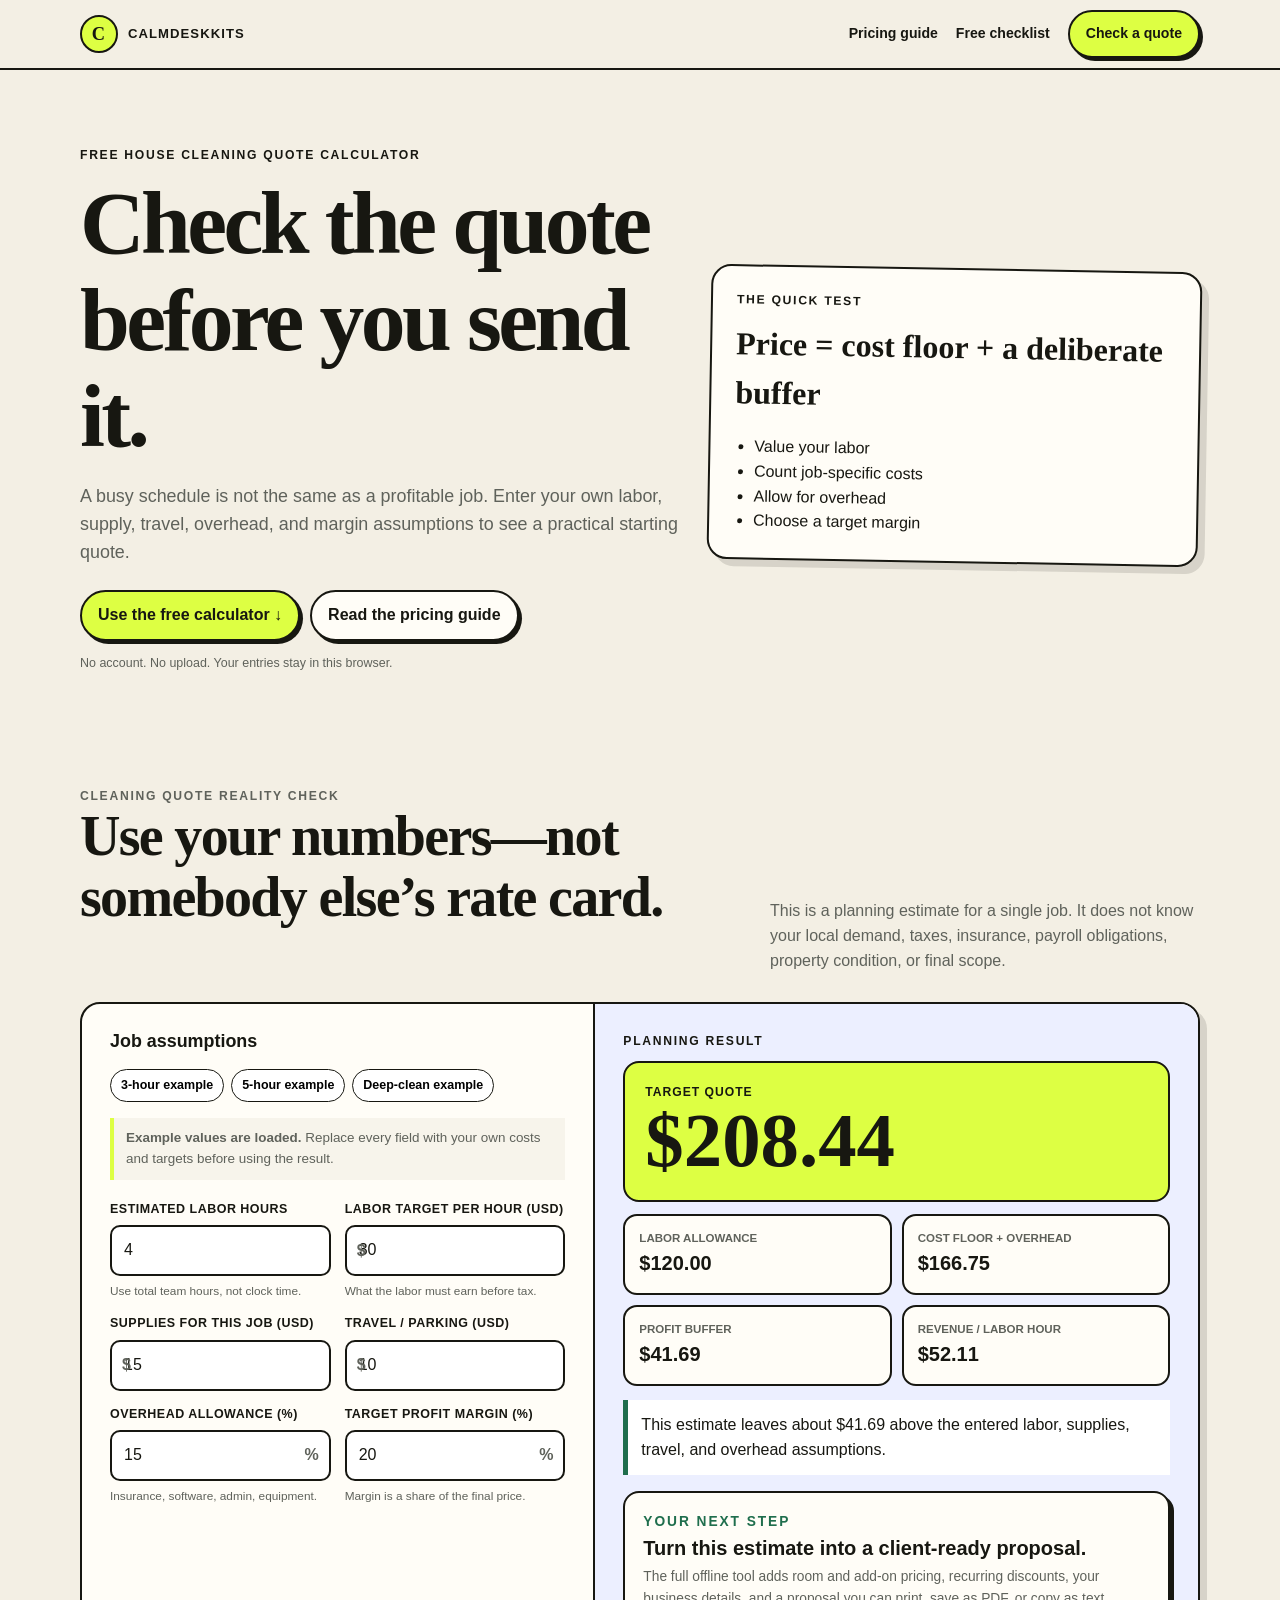
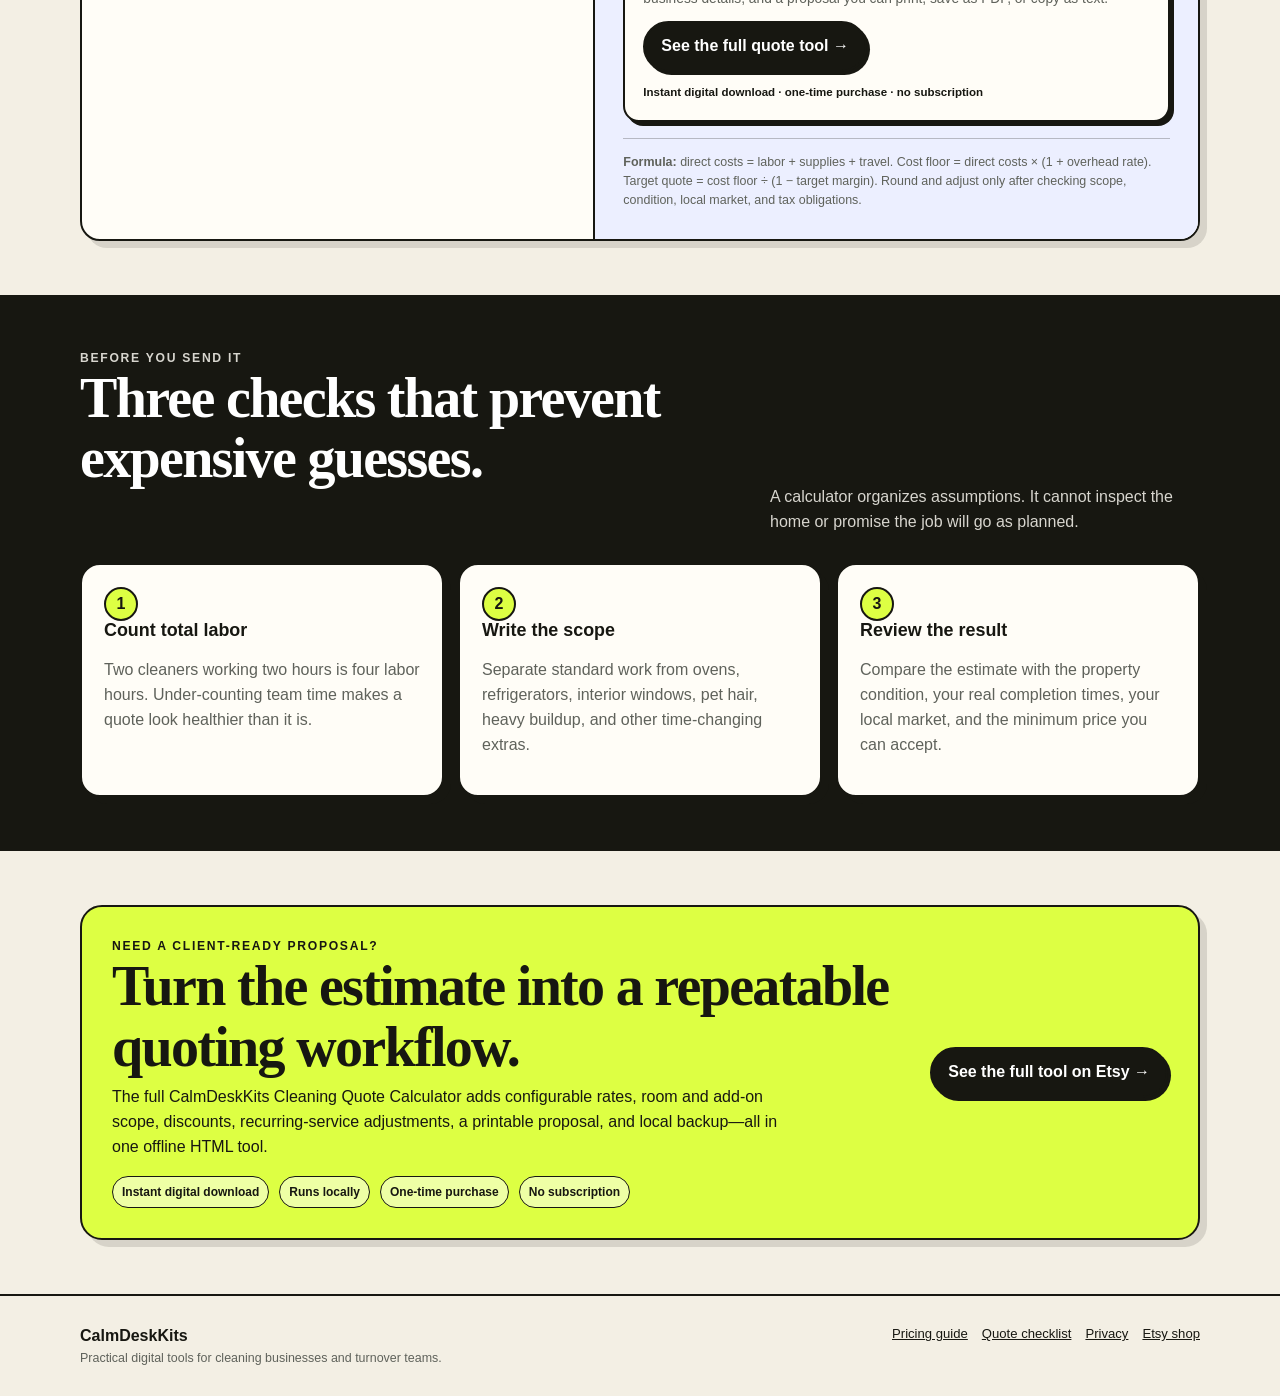
<file: index.html>
<!doctype html>
<html lang="en">
<head>
  <meta charset="utf-8">
  <meta name="viewport" content="width=device-width, initial-scale=1">
  <meta http-equiv="Content-Security-Policy" content="default-src 'self'; script-src 'self'; style-src 'self'; img-src 'self' data:; connect-src 'none'; font-src 'none'; object-src 'none'; base-uri 'self'; form-action 'none'; upgrade-insecure-requests">
  <meta name="description" content="Free cleaning quote reality check for solo house cleaners. Estimate labor, supplies, travel, overhead, and a target profit margin in your browser.">
  <meta name="google-site-verification" content="tRmkH-oaUNK0iy8H9butJ49rLIqLyDMt8ncUWcW7Ybs">
  <meta name="robots" content="index,follow,max-image-preview:large">
  <meta property="og:title" content="Free House Cleaning Quote Calculator | CalmDeskKits">
  <meta property="og:description" content="Check the numbers behind a residential cleaning quote before you send it.">
  <meta property="og:type" content="website">
  <meta property="og:url" content="https://jz77a.github.io/calmdesk-cleaning-tools/">
  <meta property="og:image" content="https://jz77a.github.io/calmdesk-cleaning-tools/calmdesk-quote-tutorial-thumbnail.png">
  <meta property="og:image:width" content="1280">
  <meta property="og:image:height" content="720">
  <meta property="og:image:alt" content="CalmDeskKits house cleaning quote tutorial showing the offline quote calculator">
  <meta name="twitter:card" content="summary_large_image">
  <meta name="theme-color" content="#ddff43">
  <title>Free House Cleaning Quote Calculator | CalmDeskKits</title>
  <link rel="canonical" href="https://jz77a.github.io/calmdesk-cleaning-tools/">
  <link rel="stylesheet" href="styles.css">
  <script type="application/ld+json">
  {
    "@context": "https://schema.org",
    "@type": "WebApplication",
    "name": "Cleaning Quote Reality Check",
    "applicationCategory": "BusinessApplication",
    "operatingSystem": "Any modern browser",
    "offers": { "@type": "Offer", "price": "0", "priceCurrency": "USD" },
    "description": "A free browser-based estimator for labor, supplies, travel, overhead, and target profit margin on residential cleaning jobs."
  }
  </script>
</head>
<body>
  <a class="skip-link" href="#calculator">Skip to calculator</a>
  <header class="site-header">
    <nav class="nav" aria-label="Primary navigation">
      <a class="brand" href="index.html"><span class="brand-mark">C</span><span>CALMDESKKITS</span></a>
      <div class="nav-links">
        <a href="how-to-price-house-cleaning.html">Pricing guide</a>
        <a href="cleaning-quote-checklist.html">Free checklist</a>
        <a class="button primary nav-cta" href="#calculator">Check a quote</a>
      </div>
    </nav>
  </header>

  <main>
    <section class="hero">
      <div class="wrap hero-grid">
        <div>
          <p class="kicker">Free house cleaning quote calculator</p>
          <h1>Check the quote before you send it.</h1>
          <p class="lede">A busy schedule is not the same as a profitable job. Enter your own labor, supply, travel, overhead, and margin assumptions to see a practical starting quote.</p>
          <div class="hero-actions">
            <a class="button primary" href="#calculator">Use the free calculator ↓</a>
            <a class="button" href="how-to-price-house-cleaning.html">Read the pricing guide</a>
          </div>
          <p class="microcopy">No account. No upload. Your entries stay in this browser.</p>
        </div>
        <aside class="hero-note" aria-label="What this tool checks">
          <p class="kicker">The quick test</p>
          <strong>Price = cost floor + a deliberate buffer</strong>
          <ul>
            <li>Value your labor</li>
            <li>Count job-specific costs</li>
            <li>Allow for overhead</li>
            <li>Choose a target margin</li>
          </ul>
        </aside>
      </div>
    </section>

    <section class="section" id="calculator">
      <div class="wrap">
        <div class="section-head">
          <div><p class="kicker">Cleaning Quote Reality Check</p><h2>Use your numbers—not somebody else’s rate card.</h2></div>
          <p>This is a planning estimate for a single job. It does not know your local demand, taxes, insurance, payroll obligations, property condition, or final scope.</p>
        </div>

        <div class="calculator">
          <div class="calculator-grid">
            <div class="calc-inputs">
              <h3>Job assumptions</h3>
              <div class="preset-row" aria-label="Example presets">
                <button class="preset" type="button" data-preset='{"hours":3,"laborRate":30,"supplies":12,"travel":10,"overhead":15,"margin":20}'>3-hour example</button>
                <button class="preset" type="button" data-preset='{"hours":5,"laborRate":32,"supplies":20,"travel":15,"overhead":18,"margin":25}'>5-hour example</button>
                <button class="preset" type="button" data-preset='{"hours":8,"laborRate":35,"supplies":35,"travel":20,"overhead":20,"margin":25}'>Deep-clean example</button>
              </div>
              <p class="example-note"><strong>Example values are loaded.</strong> Replace every field with your own costs and targets before using the result.</p>
              <div class="field-grid">
                <div class="field">
                  <label for="hours">Estimated labor hours</label>
                  <input id="hours" data-quote-input type="number" min="0" step="0.25" value="4" aria-describedby="hours-help">
                  <span class="input-help" id="hours-help">Use total team hours, not clock time.</span>
                </div>
                <div class="field">
                  <label for="laborRate">Labor target per hour (USD)</label>
                  <div class="input-wrap"><span aria-hidden="true">$</span><input id="laborRate" data-quote-input type="number" min="0" step="1" value="30" aria-describedby="labor-rate-help"></div>
                  <span class="input-help" id="labor-rate-help">What the labor must earn before tax.</span>
                </div>
                <div class="field">
                  <label for="supplies">Supplies for this job (USD)</label>
                  <div class="input-wrap"><span aria-hidden="true">$</span><input id="supplies" data-quote-input type="number" min="0" step="1" value="15"></div>
                </div>
                <div class="field">
                  <label for="travel">Travel / parking (USD)</label>
                  <div class="input-wrap"><span aria-hidden="true">$</span><input id="travel" data-quote-input type="number" min="0" step="1" value="10"></div>
                </div>
                <div class="field">
                  <label for="overhead">Overhead allowance (%)</label>
                  <div class="input-wrap suffix"><input id="overhead" data-quote-input type="number" min="0" max="100" step="1" value="15" aria-describedby="overhead-help"><span aria-hidden="true">%</span></div>
                  <span class="input-help" id="overhead-help">Insurance, software, admin, equipment.</span>
                </div>
                <div class="field">
                  <label for="margin">Target profit margin (%)</label>
                  <div class="input-wrap suffix"><input id="margin" data-quote-input type="number" min="0" max="80" step="1" value="20" aria-describedby="margin-help"><span aria-hidden="true">%</span></div>
                  <span class="input-help" id="margin-help">Margin is a share of the final price.</span>
                </div>
              </div>
            </div>

            <div class="calc-results">
              <p class="kicker">Planning result</p>
              <div class="result-hero" aria-live="polite" aria-atomic="true"><span>Target quote</span><strong id="targetQuote">$0.00</strong></div>
              <div class="result-grid">
                <div class="result-card"><span>Labor allowance</span><strong id="laborCost">$0</strong></div>
                <div class="result-card"><span>Cost floor + overhead</span><strong id="costFloor">$0</strong></div>
                <div class="result-card"><span>Profit buffer</span><strong id="profitBuffer">$0</strong></div>
                <div class="result-card"><span>Revenue / labor hour</span><strong id="revenuePerHour">$0</strong></div>
              </div>
              <div class="health" id="health">Add your assumptions to check the quote.</div>
              <aside class="result-upgrade" aria-label="Upgrade to the full quote workflow">
                <div>
                  <p class="kicker">Your next step</p>
                  <h3>Turn this estimate into a client-ready proposal.</h3>
                  <p>The full offline tool adds room and add-on pricing, recurring discounts, your business details, and a proposal you can print, save as PDF, or copy as text.</p>
                </div>
                <a class="button dark result-cta" href="https://www.etsy.com/listing/4567302980/cleaning-quote-calculator-client?utm_source=calmdesk_free_tool&amp;utm_medium=website&amp;utm_campaign=quote_result_cta" target="_blank" rel="noopener noreferrer">See the full quote tool →</a>
                <p class="result-upgrade-note">Instant digital download · one-time purchase · no subscription</p>
              </aside>
              <p class="formula"><strong>Formula:</strong> direct costs = labor + supplies + travel. Cost floor = direct costs × (1 + overhead rate). Target quote = cost floor ÷ (1 − target margin). Round and adjust only after checking scope, condition, local market, and tax obligations.</p>
            </div>
          </div>
        </div>
      </div>
    </section>

    <section class="section dark">
      <div class="wrap">
        <div class="section-head">
          <div><p class="kicker">Before you send it</p><h2>Three checks that prevent expensive guesses.</h2></div>
          <p>A calculator organizes assumptions. It cannot inspect the home or promise the job will go as planned.</p>
        </div>
        <div class="cards">
          <article class="card"><span class="number">1</span><h3>Count total labor</h3><p>Two cleaners working two hours is four labor hours. Under-counting team time makes a quote look healthier than it is.</p></article>
          <article class="card"><span class="number">2</span><h3>Write the scope</h3><p>Separate standard work from ovens, refrigerators, interior windows, pet hair, heavy buildup, and other time-changing extras.</p></article>
          <article class="card"><span class="number">3</span><h3>Review the result</h3><p>Compare the estimate with the property condition, your real completion times, your local market, and the minimum price you can accept.</p></article>
        </div>
      </div>
    </section>

    <section class="section">
      <div class="wrap upgrade">
        <div>
          <p class="kicker">Need a client-ready proposal?</p>
          <h2>Turn the estimate into a repeatable quoting workflow.</h2>
          <p>The full CalmDeskKits Cleaning Quote Calculator adds configurable rates, room and add-on scope, discounts, recurring-service adjustments, a printable proposal, and local backup—all in one offline HTML tool.</p>
          <div class="trust-row"><span class="trust-chip">Instant digital download</span><span class="trust-chip">Runs locally</span><span class="trust-chip">One-time purchase</span><span class="trust-chip">No subscription</span></div>
        </div>
        <a class="button dark" href="https://www.etsy.com/listing/4567302980/cleaning-quote-calculator-client?utm_source=calmdesk_free_tool&amp;utm_medium=website&amp;utm_campaign=quote_reality_check" target="_blank" rel="noopener noreferrer">See the full tool on Etsy →</a>
      </div>
    </section>
  </main>

  <footer class="site-footer">
    <div class="wrap footer-grid">
      <div><strong>CalmDeskKits</strong><div class="microcopy">Practical digital tools for cleaning businesses and turnover teams.</div></div>
      <div class="footer-links"><a href="how-to-price-house-cleaning.html">Pricing guide</a><a href="cleaning-quote-checklist.html">Quote checklist</a><a href="privacy.html">Privacy</a><a href="https://www.etsy.com/shop/CalmDeskKits" target="_blank" rel="noopener noreferrer">Etsy shop</a></div>
    </div>
  </footer>
  <script src="app.js" defer></script>
</body>
</html>
</file>
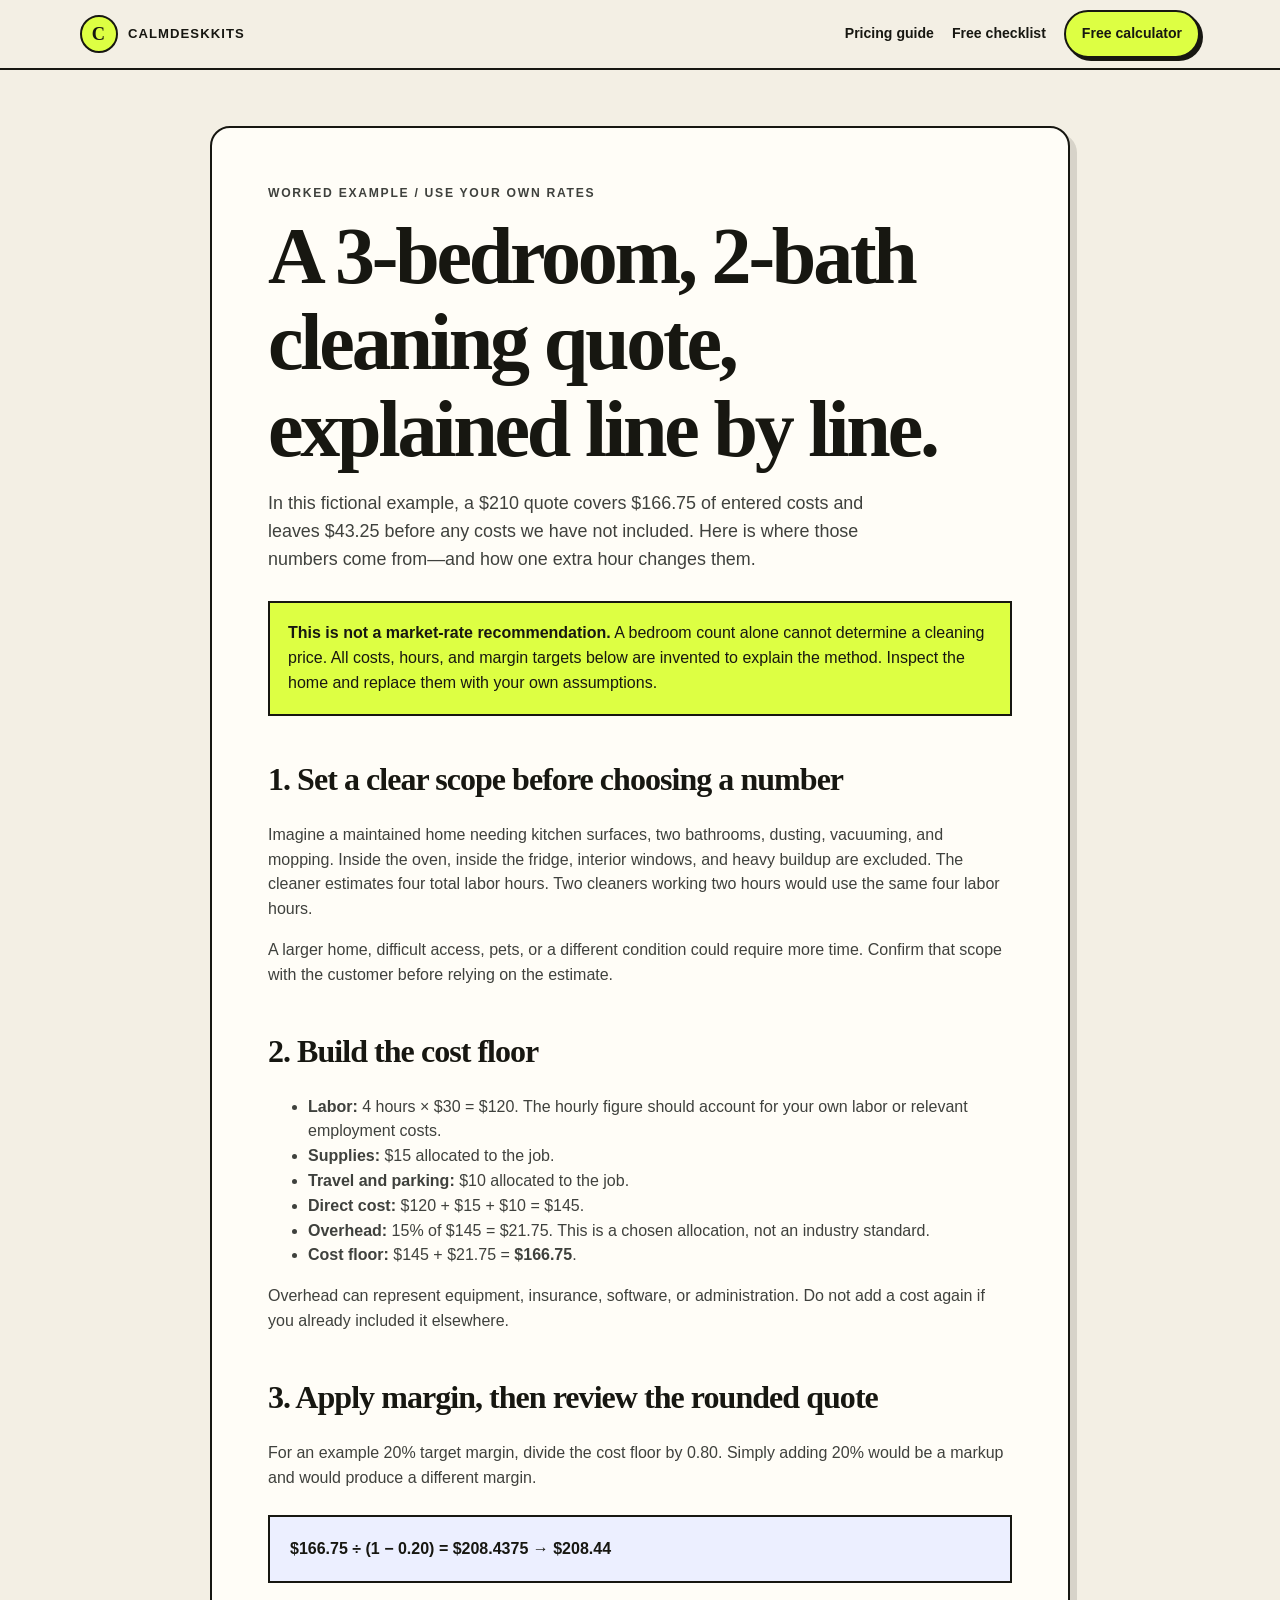
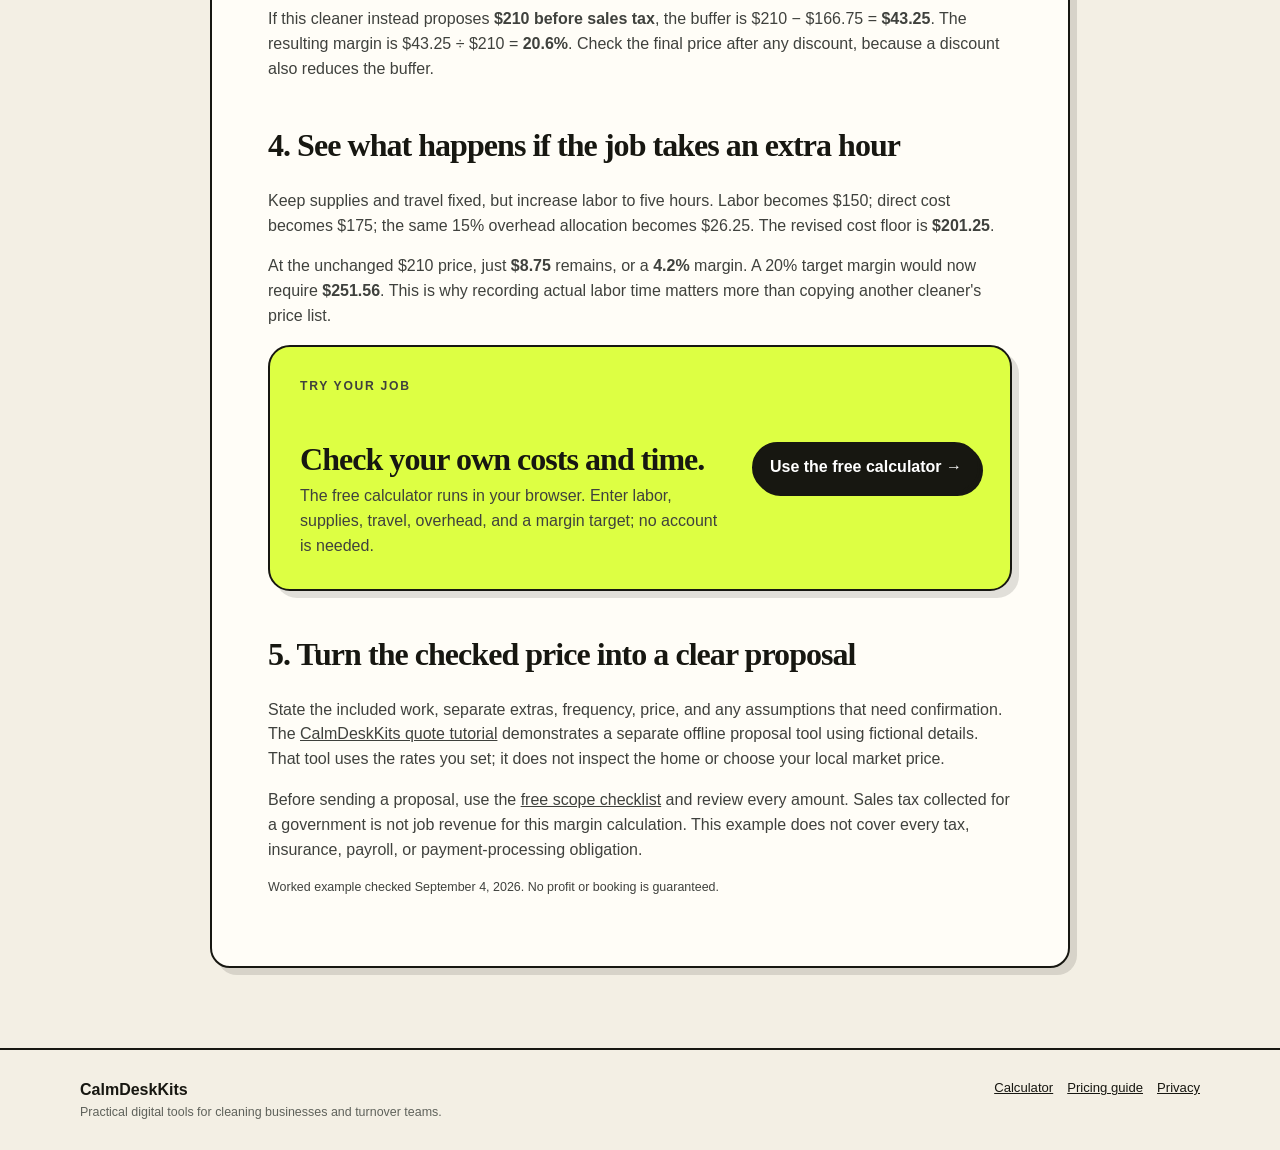
<file: 3-bedroom-cleaning-quote-example.html>
<!doctype html>
<html lang="en">
<head>
  <meta charset="utf-8">
  <meta name="viewport" content="width=device-width, initial-scale=1">
  <meta http-equiv="Content-Security-Policy" content="default-src 'self'; script-src 'self'; style-src 'self'; img-src 'self' data:; connect-src 'none'; font-src 'none'; object-src 'none'; base-uri 'self'; form-action 'none'; upgrade-insecure-requests">
  <meta name="description" content="Work through a fictional 3-bedroom, 2-bath cleaning quote: count team hours, supplies, travel, overhead, and margin, then check what an extra hour does to the result.">
  <meta name="robots" content="index,follow,max-image-preview:large">
  <title>3-Bedroom Cleaning Quote Example: Costs, Time and Margin | CalmDeskKits</title>
  <link rel="canonical" href="https://jz77a.github.io/calmdesk-cleaning-tools/3-bedroom-cleaning-quote-example.html">
  <link rel="stylesheet" href="styles.css">
</head>
<body>
  <a class="skip-link" href="#content">Skip to example</a>
  <header class="site-header"><nav class="nav" aria-label="Primary navigation"><a class="brand" href="index.html"><span class="brand-mark">C</span><span>CALMDESKKITS</span></a><div class="nav-links"><a href="how-to-price-house-cleaning.html">Pricing guide</a><a href="cleaning-quote-checklist.html">Free checklist</a><a class="button primary nav-cta" href="index.html#calculator">Free calculator</a></div></nav></header>
  <main class="article" id="content"><article class="article-shell">
    <p class="kicker">Worked example / use your own rates</p>
    <h1>A 3-bedroom, 2-bath cleaning quote, explained line by line.</h1>
    <p class="lede">In this fictional example, a $210 quote covers $166.75 of entered costs and leaves $43.25 before any costs we have not included. Here is where those numbers come from—and how one extra hour changes them.</p>
    <div class="callout"><strong>This is not a market-rate recommendation.</strong> A bedroom count alone cannot determine a cleaning price. All costs, hours, and margin targets below are invented to explain the method. Inspect the home and replace them with your own assumptions.</div>
    <h2>1. Set a clear scope before choosing a number</h2>
    <p>Imagine a maintained home needing kitchen surfaces, two bathrooms, dusting, vacuuming, and mopping. Inside the oven, inside the fridge, interior windows, and heavy buildup are excluded. The cleaner estimates four total labor hours. Two cleaners working two hours would use the same four labor hours.</p>
    <p>A larger home, difficult access, pets, or a different condition could require more time. Confirm that scope with the customer before relying on the estimate.</p>
    <h2>2. Build the cost floor</h2>
    <ul>
      <li><strong>Labor:</strong> 4 hours × $30 = $120. The hourly figure should account for your own labor or relevant employment costs.</li>
      <li><strong>Supplies:</strong> $15 allocated to the job.</li>
      <li><strong>Travel and parking:</strong> $10 allocated to the job.</li>
      <li><strong>Direct cost:</strong> $120 + $15 + $10 = $145.</li>
      <li><strong>Overhead:</strong> 15% of $145 = $21.75. This is a chosen allocation, not an industry standard.</li>
      <li><strong>Cost floor:</strong> $145 + $21.75 = <strong>$166.75</strong>.</li>
    </ul>
    <p>Overhead can represent equipment, insurance, software, or administration. Do not add a cost again if you already included it elsewhere.</p>
    <h2>3. Apply margin, then review the rounded quote</h2>
    <p>For an example 20% target margin, divide the cost floor by 0.80. Simply adding 20% would be a markup and would produce a different margin.</p>
    <div class="formula-box">$166.75 ÷ (1 − 0.20) = $208.4375 → $208.44</div>
    <p>If this cleaner instead proposes <strong>$210 before sales tax</strong>, the buffer is $210 − $166.75 = <strong>$43.25</strong>. The resulting margin is $43.25 ÷ $210 = <strong>20.6%</strong>. Check the final price after any discount, because a discount also reduces the buffer.</p>
    <h2>4. See what happens if the job takes an extra hour</h2>
    <p>Keep supplies and travel fixed, but increase labor to five hours. Labor becomes $150; direct cost becomes $175; the same 15% overhead allocation becomes $26.25. The revised cost floor is <strong>$201.25</strong>.</p>
    <p>At the unchanged $210 price, just <strong>$8.75</strong> remains, or a <strong>4.2%</strong> margin. A 20% target margin would now require <strong>$251.56</strong>. This is why recording actual labor time matters more than copying another cleaner's price list.</p>
    <div class="upgrade"><div><p class="kicker">Try your job</p><h2>Check your own costs and time.</h2><p>The free calculator runs in your browser. Enter labor, supplies, travel, overhead, and a margin target; no account is needed.</p></div><a class="button dark" href="index.html#calculator">Use the free calculator →</a></div>
    <h2>5. Turn the checked price into a clear proposal</h2>
    <p>State the included work, separate extras, frequency, price, and any assumptions that need confirmation. The <a href="https://www.youtube.com/watch?v=JKpGljnUDJw" target="_blank" rel="noopener noreferrer">CalmDeskKits quote tutorial</a> demonstrates a separate offline proposal tool using fictional details. That tool uses the rates you set; it does not inspect the home or choose your local market price.</p>
    <p>Before sending a proposal, use the <a href="cleaning-quote-checklist.html">free scope checklist</a> and review every amount. Sales tax collected for a government is not job revenue for this margin calculation. This example does not cover every tax, insurance, payroll, or payment-processing obligation.</p>
    <p class="microcopy">Worked example checked September 4, 2026. No profit or booking is guaranteed.</p>
  </article></main>
  <footer class="site-footer"><div class="wrap footer-grid"><div><strong>CalmDeskKits</strong><div class="microcopy">Practical digital tools for cleaning businesses and turnover teams.</div></div><div class="footer-links"><a href="index.html">Calculator</a><a href="how-to-price-house-cleaning.html">Pricing guide</a><a href="privacy.html">Privacy</a></div></div></footer>
</body>
</html>
</file>
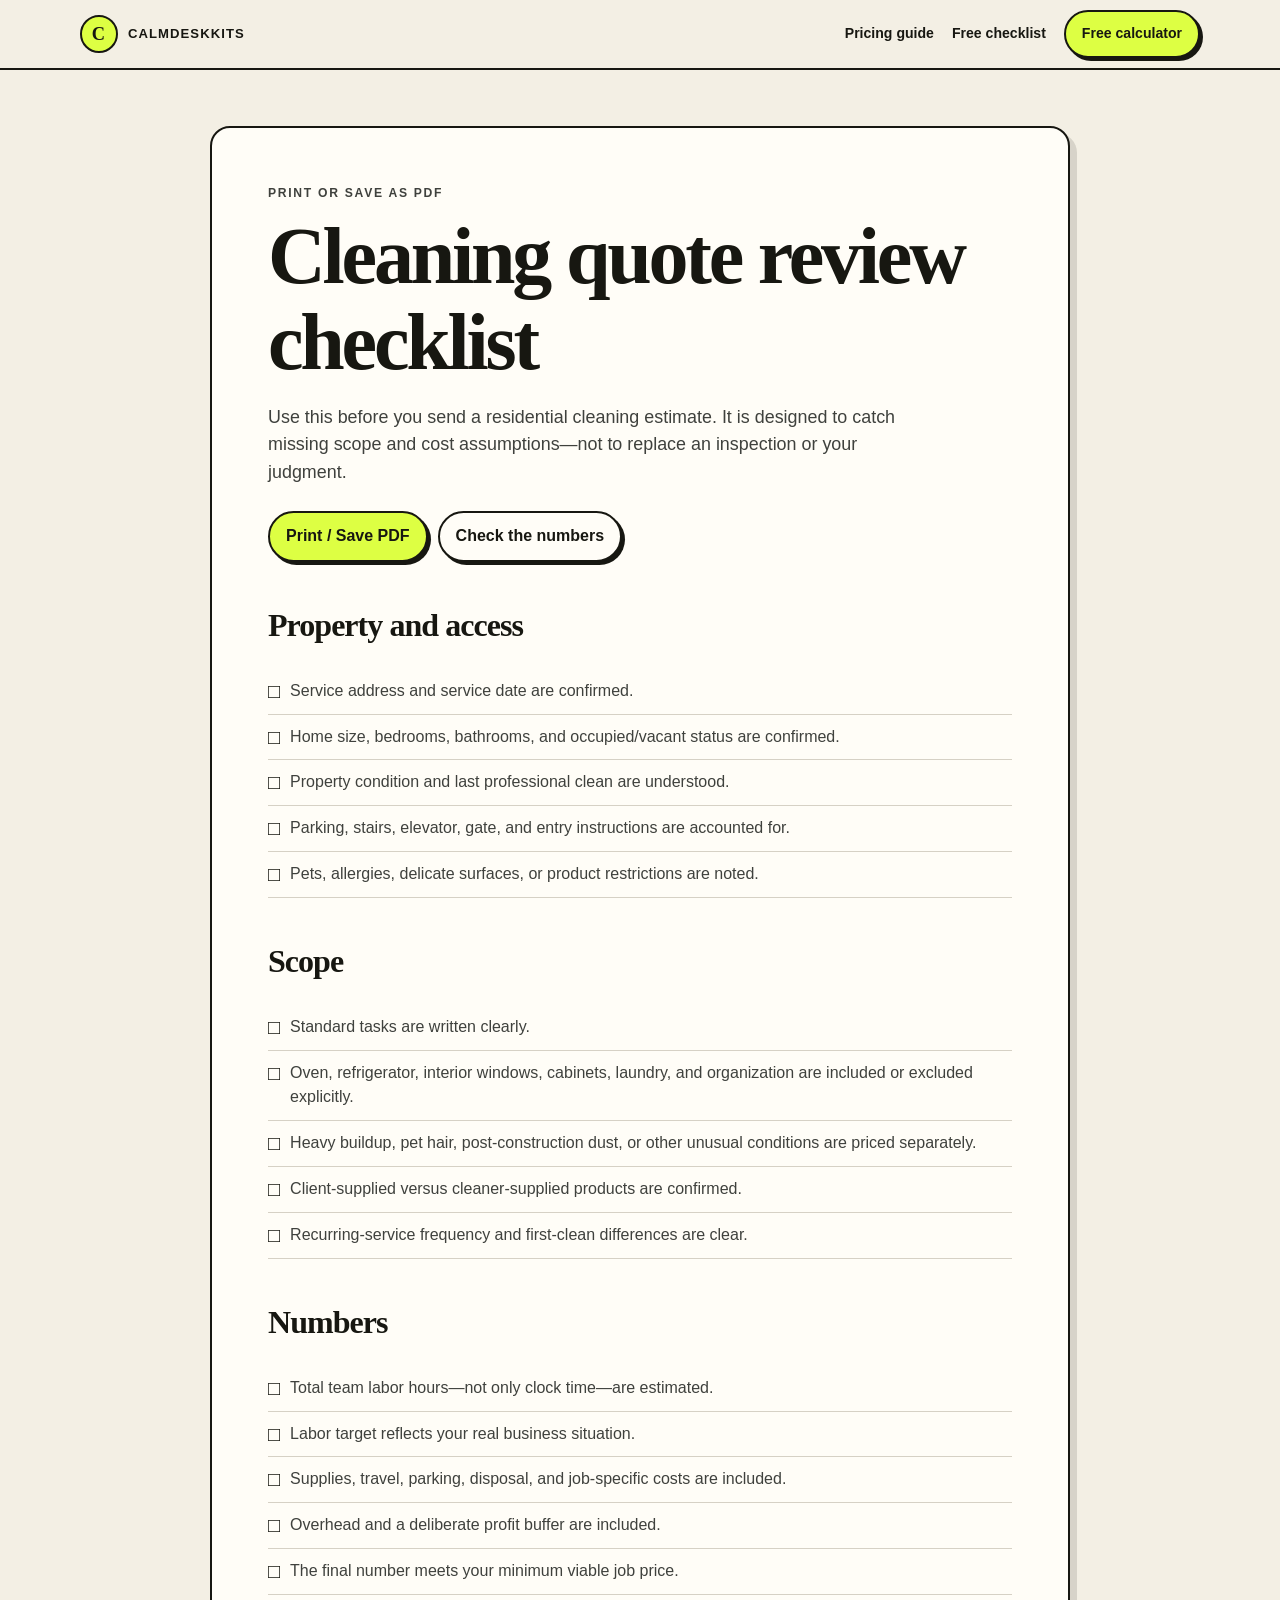
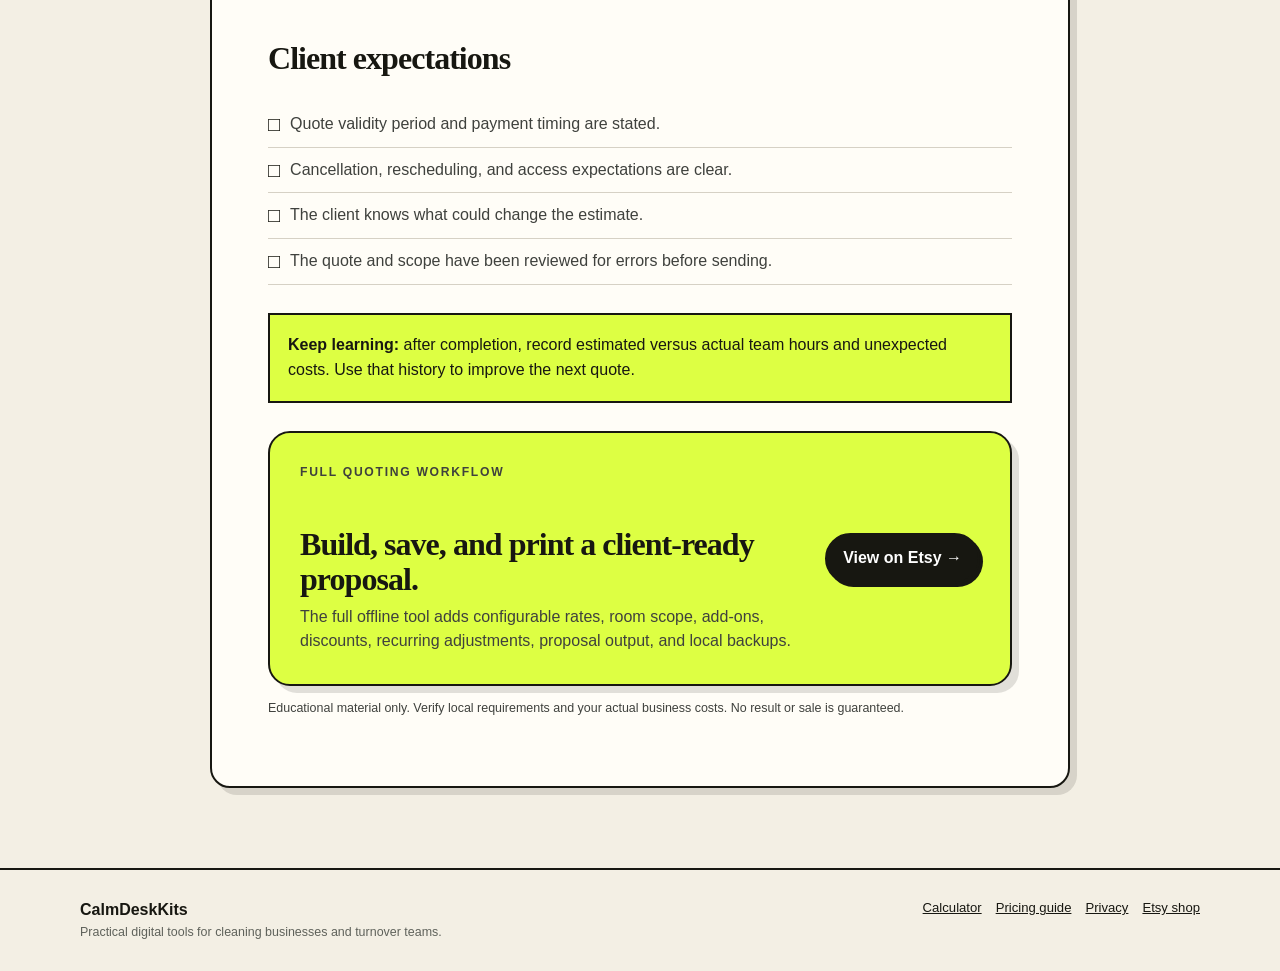
<file: cleaning-quote-checklist.html>
<!doctype html>
<html lang="en">
<head>
  <meta charset="utf-8">
  <meta name="viewport" content="width=device-width, initial-scale=1">
  <meta http-equiv="Content-Security-Policy" content="default-src 'self'; script-src 'self'; style-src 'self'; img-src 'self' data:; connect-src 'none'; font-src 'none'; object-src 'none'; base-uri 'self'; form-action 'none'; upgrade-insecure-requests">
  <meta name="description" content="A free printable checklist for reviewing residential cleaning scope, job costs, quote assumptions, and client expectations.">
  <meta name="robots" content="index,follow,max-image-preview:large">
  <title>Free Cleaning Quote Checklist | CalmDeskKits</title>
  <link rel="canonical" href="https://jz77a.github.io/calmdesk-cleaning-tools/cleaning-quote-checklist.html">
  <link rel="stylesheet" href="styles.css">
</head>
<body>
  <a class="skip-link" href="#content">Skip to checklist</a>
  <header class="site-header"><nav class="nav" aria-label="Primary navigation"><a class="brand" href="index.html"><span class="brand-mark">C</span><span>CALMDESKKITS</span></a><div class="nav-links"><a href="how-to-price-house-cleaning.html">Pricing guide</a><a href="cleaning-quote-checklist.html">Free checklist</a><a class="button primary nav-cta" href="index.html#calculator">Free calculator</a></div></nav></header>
  <main class="article" id="content">
    <article class="article-shell">
      <p class="kicker">Print or save as PDF</p>
      <h1>Cleaning quote review checklist</h1>
      <p class="lede">Use this before you send a residential cleaning estimate. It is designed to catch missing scope and cost assumptions—not to replace an inspection or your judgment.</p>
      <div class="hero-actions"><button class="button primary" type="button" data-print-page>Print / Save PDF</button><a class="button" href="index.html#calculator">Check the numbers</a></div>

      <h2>Property and access</h2>
      <ul class="checklist">
        <li>Service address and service date are confirmed.</li>
        <li>Home size, bedrooms, bathrooms, and occupied/vacant status are confirmed.</li>
        <li>Property condition and last professional clean are understood.</li>
        <li>Parking, stairs, elevator, gate, and entry instructions are accounted for.</li>
        <li>Pets, allergies, delicate surfaces, or product restrictions are noted.</li>
      </ul>

      <h2>Scope</h2>
      <ul class="checklist">
        <li>Standard tasks are written clearly.</li>
        <li>Oven, refrigerator, interior windows, cabinets, laundry, and organization are included or excluded explicitly.</li>
        <li>Heavy buildup, pet hair, post-construction dust, or other unusual conditions are priced separately.</li>
        <li>Client-supplied versus cleaner-supplied products are confirmed.</li>
        <li>Recurring-service frequency and first-clean differences are clear.</li>
      </ul>

      <h2>Numbers</h2>
      <ul class="checklist">
        <li>Total team labor hours—not only clock time—are estimated.</li>
        <li>Labor target reflects your real business situation.</li>
        <li>Supplies, travel, parking, disposal, and job-specific costs are included.</li>
        <li>Overhead and a deliberate profit buffer are included.</li>
        <li>The final number meets your minimum viable job price.</li>
      </ul>

      <h2>Client expectations</h2>
      <ul class="checklist">
        <li>Quote validity period and payment timing are stated.</li>
        <li>Cancellation, rescheduling, and access expectations are clear.</li>
        <li>The client knows what could change the estimate.</li>
        <li>The quote and scope have been reviewed for errors before sending.</li>
      </ul>

      <div class="callout"><strong>Keep learning:</strong> after completion, record estimated versus actual team hours and unexpected costs. Use that history to improve the next quote.</div>

      <div class="upgrade">
        <div><p class="kicker">Full quoting workflow</p><h2>Build, save, and print a client-ready proposal.</h2><p>The full offline tool adds configurable rates, room scope, add-ons, discounts, recurring adjustments, proposal output, and local backups.</p></div>
        <a class="button dark" href="https://www.etsy.com/listing/4567302980/cleaning-quote-calculator-client?utm_source=calmdesk_checklist&amp;utm_medium=website&amp;utm_campaign=quote_reality_check" target="_blank" rel="noopener noreferrer">View on Etsy →</a>
      </div>

      <p class="microcopy">Educational material only. Verify local requirements and your actual business costs. No result or sale is guaranteed.</p>
    </article>
  </main>
  <footer class="site-footer"><div class="wrap footer-grid"><div><strong>CalmDeskKits</strong><div class="microcopy">Practical digital tools for cleaning businesses and turnover teams.</div></div><div class="footer-links"><a href="index.html">Calculator</a><a href="how-to-price-house-cleaning.html">Pricing guide</a><a href="privacy.html">Privacy</a><a href="https://www.etsy.com/shop/CalmDeskKits" target="_blank" rel="noopener noreferrer">Etsy shop</a></div></div></footer>
  <script src="app.js" defer></script>
</body>
</html>
</file>
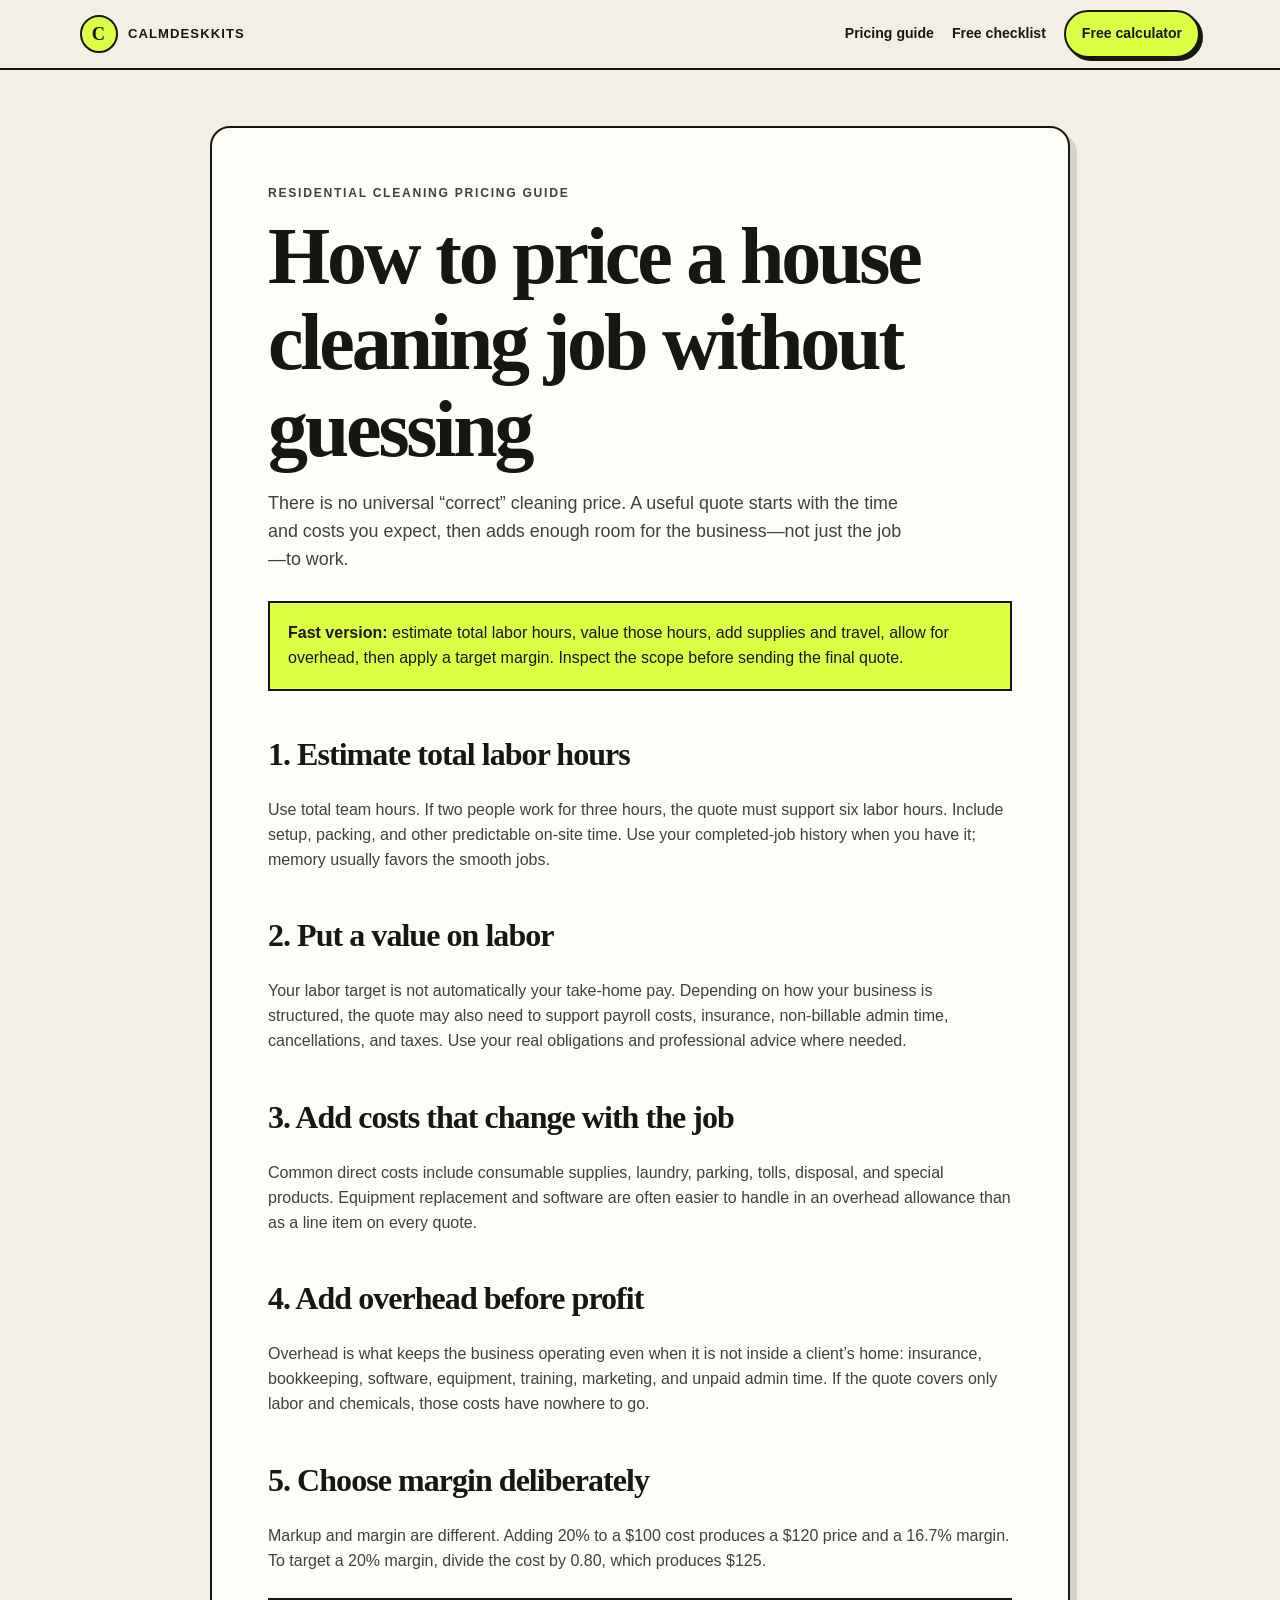
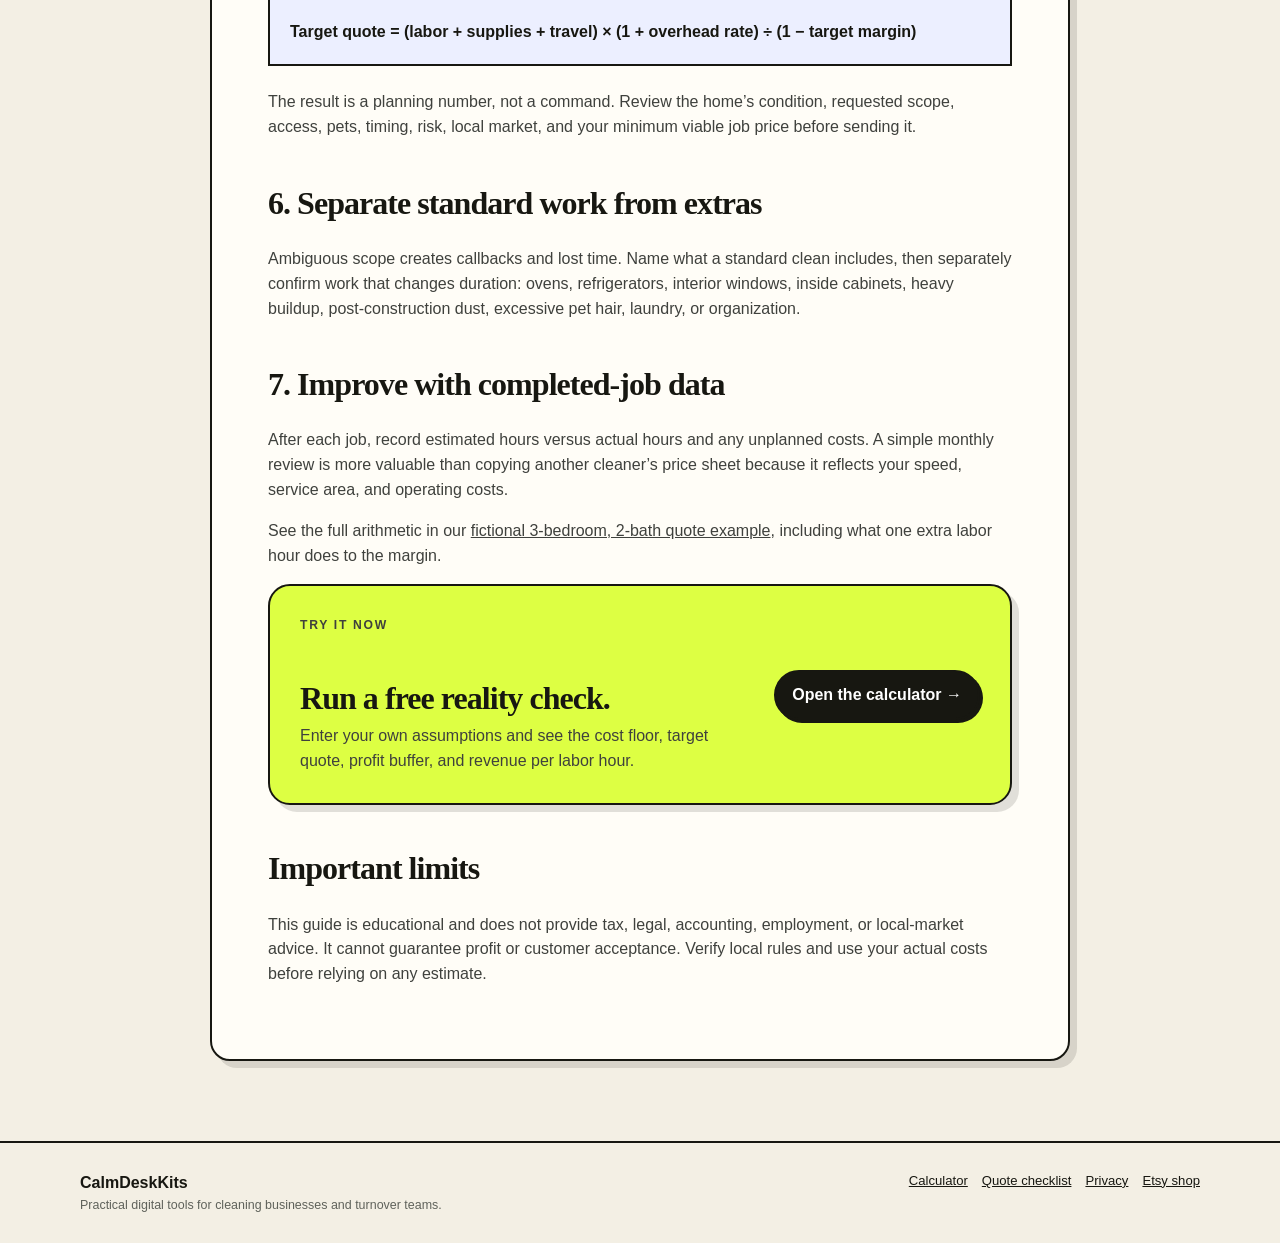
<file: how-to-price-house-cleaning.html>
<!doctype html>
<html lang="en">
<head>
  <meta charset="utf-8">
  <meta name="viewport" content="width=device-width, initial-scale=1">
  <meta http-equiv="Content-Security-Policy" content="default-src 'self'; script-src 'self'; style-src 'self'; img-src 'self' data:; connect-src 'none'; font-src 'none'; object-src 'none'; base-uri 'self'; form-action 'none'; upgrade-insecure-requests">
  <meta name="description" content="A practical guide to pricing residential cleaning jobs using labor, job costs, overhead, and a deliberate profit margin.">
  <meta name="robots" content="index,follow,max-image-preview:large">
  <title>How to Price a House Cleaning Job Without Guessing | CalmDeskKits</title>
  <link rel="canonical" href="https://jz77a.github.io/calmdesk-cleaning-tools/how-to-price-house-cleaning.html">
  <link rel="stylesheet" href="styles.css">
</head>
<body>
  <a class="skip-link" href="#content">Skip to guide</a>
  <header class="site-header"><nav class="nav" aria-label="Primary navigation"><a class="brand" href="index.html"><span class="brand-mark">C</span><span>CALMDESKKITS</span></a><div class="nav-links"><a href="how-to-price-house-cleaning.html">Pricing guide</a><a href="cleaning-quote-checklist.html">Free checklist</a><a class="button primary nav-cta" href="index.html#calculator">Free calculator</a></div></nav></header>
  <main class="article" id="content">
    <article class="article-shell">
      <p class="kicker">Residential cleaning pricing guide</p>
      <h1>How to price a house cleaning job without guessing</h1>
      <p class="lede">There is no universal “correct” cleaning price. A useful quote starts with the time and costs you expect, then adds enough room for the business—not just the job—to work.</p>

      <div class="callout"><strong>Fast version:</strong> estimate total labor hours, value those hours, add supplies and travel, allow for overhead, then apply a target margin. Inspect the scope before sending the final quote.</div>

      <h2>1. Estimate total labor hours</h2>
      <p>Use total team hours. If two people work for three hours, the quote must support six labor hours. Include setup, packing, and other predictable on-site time. Use your completed-job history when you have it; memory usually favors the smooth jobs.</p>

      <h2>2. Put a value on labor</h2>
      <p>Your labor target is not automatically your take-home pay. Depending on how your business is structured, the quote may also need to support payroll costs, insurance, non-billable admin time, cancellations, and taxes. Use your real obligations and professional advice where needed.</p>

      <h2>3. Add costs that change with the job</h2>
      <p>Common direct costs include consumable supplies, laundry, parking, tolls, disposal, and special products. Equipment replacement and software are often easier to handle in an overhead allowance than as a line item on every quote.</p>

      <h2>4. Add overhead before profit</h2>
      <p>Overhead is what keeps the business operating even when it is not inside a client’s home: insurance, bookkeeping, software, equipment, training, marketing, and unpaid admin time. If the quote covers only labor and chemicals, those costs have nowhere to go.</p>

      <h2>5. Choose margin deliberately</h2>
      <p>Markup and margin are different. Adding 20% to a $100 cost produces a $120 price and a 16.7% margin. To target a 20% margin, divide the cost by 0.80, which produces $125.</p>
      <div class="formula-box">Target quote = (labor + supplies + travel) × (1 + overhead rate) ÷ (1 − target margin)</div>
      <p>The result is a planning number, not a command. Review the home’s condition, requested scope, access, pets, timing, risk, local market, and your minimum viable job price before sending it.</p>

      <h2>6. Separate standard work from extras</h2>
      <p>Ambiguous scope creates callbacks and lost time. Name what a standard clean includes, then separately confirm work that changes duration: ovens, refrigerators, interior windows, inside cabinets, heavy buildup, post-construction dust, excessive pet hair, laundry, or organization.</p>

      <h2>7. Improve with completed-job data</h2>
      <p>After each job, record estimated hours versus actual hours and any unplanned costs. A simple monthly review is more valuable than copying another cleaner’s price sheet because it reflects your speed, service area, and operating costs.</p>
      <p>See the full arithmetic in our <a href="3-bedroom-cleaning-quote-example.html">fictional 3-bedroom, 2-bath quote example</a>, including what one extra labor hour does to the margin.</p>

      <div class="upgrade">
        <div><p class="kicker">Try it now</p><h2>Run a free reality check.</h2><p>Enter your own assumptions and see the cost floor, target quote, profit buffer, and revenue per labor hour.</p></div>
        <a class="button dark" href="index.html#calculator">Open the calculator →</a>
      </div>

      <h2>Important limits</h2>
      <p>This guide is educational and does not provide tax, legal, accounting, employment, or local-market advice. It cannot guarantee profit or customer acceptance. Verify local rules and use your actual costs before relying on any estimate.</p>
    </article>
  </main>
  <footer class="site-footer"><div class="wrap footer-grid"><div><strong>CalmDeskKits</strong><div class="microcopy">Practical digital tools for cleaning businesses and turnover teams.</div></div><div class="footer-links"><a href="index.html">Calculator</a><a href="cleaning-quote-checklist.html">Quote checklist</a><a href="privacy.html">Privacy</a><a href="https://www.etsy.com/shop/CalmDeskKits" target="_blank" rel="noopener noreferrer">Etsy shop</a></div></div></footer>
</body>
</html>
</file>
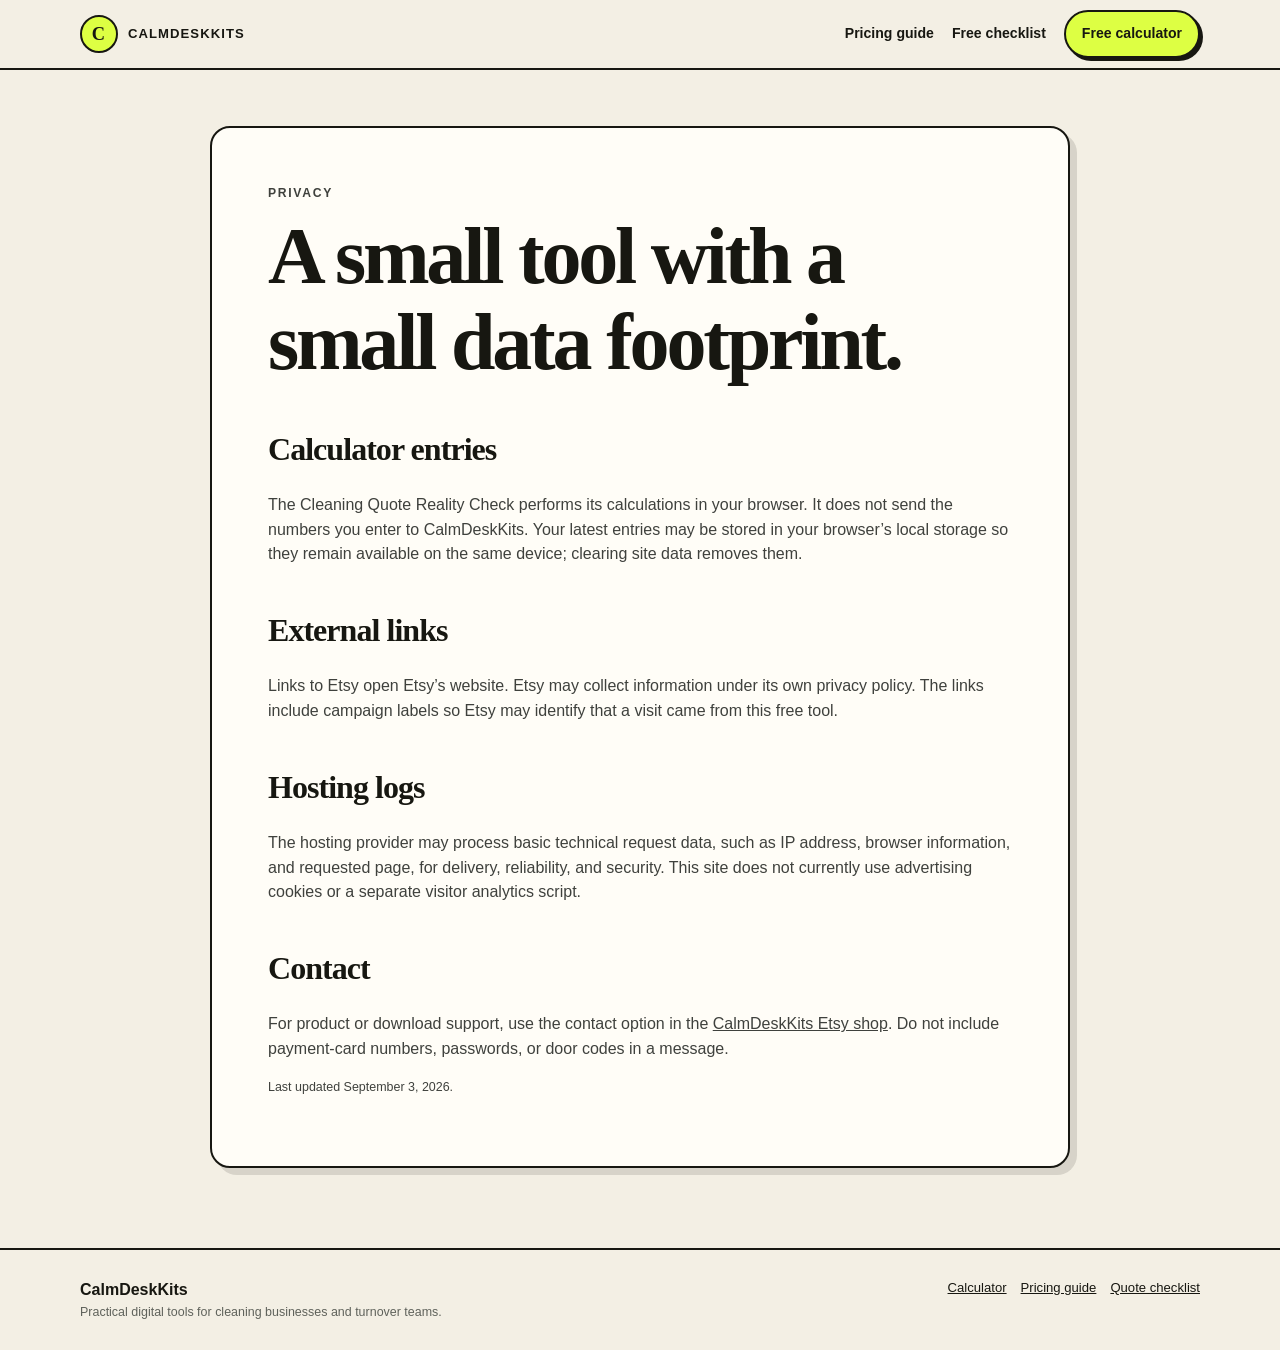
<file: privacy.html>
<!doctype html>
<html lang="en">
<head>
  <meta charset="utf-8">
  <meta name="viewport" content="width=device-width, initial-scale=1">
  <meta http-equiv="Content-Security-Policy" content="default-src 'self'; script-src 'self'; style-src 'self'; img-src 'self' data:; connect-src 'none'; font-src 'none'; object-src 'none'; base-uri 'self'; form-action 'none'; upgrade-insecure-requests">
  <meta name="robots" content="index,follow">
  <title>Privacy | CalmDeskKits Free Tools</title>
  <link rel="canonical" href="https://jz77a.github.io/calmdesk-cleaning-tools/privacy.html">
  <link rel="stylesheet" href="styles.css">
</head>
<body>
  <header class="site-header"><nav class="nav" aria-label="Primary navigation"><a class="brand" href="index.html"><span class="brand-mark">C</span><span>CALMDESKKITS</span></a><div class="nav-links"><a href="how-to-price-house-cleaning.html">Pricing guide</a><a href="cleaning-quote-checklist.html">Free checklist</a><a class="button primary nav-cta" href="index.html#calculator">Free calculator</a></div></nav></header>
  <main class="article"><article class="article-shell"><p class="kicker">Privacy</p><h1>A small tool with a small data footprint.</h1><h2>Calculator entries</h2><p>The Cleaning Quote Reality Check performs its calculations in your browser. It does not send the numbers you enter to CalmDeskKits. Your latest entries may be stored in your browser’s local storage so they remain available on the same device; clearing site data removes them.</p><h2>External links</h2><p>Links to Etsy open Etsy’s website. Etsy may collect information under its own privacy policy. The links include campaign labels so Etsy may identify that a visit came from this free tool.</p><h2>Hosting logs</h2><p>The hosting provider may process basic technical request data, such as IP address, browser information, and requested page, for delivery, reliability, and security. This site does not currently use advertising cookies or a separate visitor analytics script.</p><h2>Contact</h2><p>For product or download support, use the contact option in the <a href="https://www.etsy.com/shop/CalmDeskKits" target="_blank" rel="noopener noreferrer">CalmDeskKits Etsy shop</a>. Do not include payment-card numbers, passwords, or door codes in a message.</p><p class="microcopy">Last updated September 3, 2026.</p></article></main>
  <footer class="site-footer"><div class="wrap footer-grid"><div><strong>CalmDeskKits</strong><div class="microcopy">Practical digital tools for cleaning businesses and turnover teams.</div></div><div class="footer-links"><a href="index.html">Calculator</a><a href="how-to-price-house-cleaning.html">Pricing guide</a><a href="cleaning-quote-checklist.html">Quote checklist</a></div></div></footer>
</body>
</html>
</file>
<file: styles.css>
:root {
  --ink: #171711;
  --muted: #5f625b;
  --paper: #fffdf7;
  --cream: #f3efe4;
  --lime: #ddff43;
  --orange: #ff6038;
  --blue: #5b73ff;
  --line: #d6d1c5;
  --green: #1f6e4d;
  --red: #a63b32;
  --shadow: 7px 7px 0 rgba(23, 23, 17, 0.13);
}

* { box-sizing: border-box; }
html { scroll-behavior: smooth; }
body {
  margin: 0;
  background: var(--cream);
  color: var(--ink);
  font-family: Arial, Helvetica, sans-serif;
  line-height: 1.55;
}
a { color: inherit; }
button, input { font: inherit; }
button, .button { cursor: pointer; }
:focus-visible { outline: 3px solid var(--blue); outline-offset: 3px; }

.skip-link {
  position: absolute;
  left: -9999px;
  top: 8px;
  z-index: 100;
  padding: 10px 14px;
  background: white;
  border: 2px solid var(--ink);
}
.skip-link:focus { left: 8px; }

.site-header {
  position: sticky;
  top: 0;
  z-index: 20;
  border-bottom: 2px solid var(--ink);
  background: rgba(243, 239, 228, 0.96);
  backdrop-filter: blur(10px);
}
.nav {
  width: min(1120px, calc(100% - 32px));
  margin: 0 auto;
  min-height: 68px;
  display: flex;
  align-items: center;
  justify-content: space-between;
  gap: 18px;
}
.brand {
  display: inline-flex;
  align-items: center;
  gap: 10px;
  text-decoration: none;
  font-weight: 900;
  letter-spacing: 0.08em;
  font-size: 0.82rem;
}
.brand-mark {
  width: 38px;
  height: 38px;
  display: grid;
  place-items: center;
  border: 2px solid var(--ink);
  border-radius: 50%;
  background: var(--lime);
  font-family: Georgia, "Times New Roman", serif;
  font-size: 1.15rem;
}
.nav-links { display: flex; align-items: center; gap: 18px; }
.nav-links a { font-size: 0.88rem; font-weight: 800; text-decoration: none; }
.nav-links a:hover { text-decoration: underline; text-underline-offset: 4px; }

.wrap { width: min(1120px, calc(100% - 32px)); margin: 0 auto; }
.hero { padding: 76px 0 48px; }
.hero-grid { display: grid; grid-template-columns: 1.1fr 0.9fr; gap: 28px; align-items: center; }
.hero-grid > *, .section-head > *, .calculator-grid > *, .upgrade > * { min-width: 0; }
.kicker {
  margin: 0 0 10px;
  font-size: 0.76rem;
  font-weight: 900;
  letter-spacing: 0.14em;
  text-transform: uppercase;
}
h1, h2, h3 { margin-top: 0; line-height: 1.08; }
h1, h2 { font-family: Georgia, "Times New Roman", serif; }
h1 { margin-bottom: 18px; font-size: clamp(2.7rem, 7vw, 5.8rem); letter-spacing: -0.04em; }
h2 { font-size: clamp(2rem, 4.5vw, 3.5rem); letter-spacing: -0.03em; }
h3 { font-size: 1.12rem; }
.lede { max-width: 650px; color: var(--muted); font-size: 1.12rem; }
.microcopy { color: var(--muted); font-size: 0.78rem; }
.hero-actions { display: flex; flex-wrap: wrap; gap: 10px; margin-top: 24px; }
.button {
  display: inline-flex;
  align-items: center;
  justify-content: center;
  gap: 8px;
  padding: 11px 16px;
  border: 2px solid var(--ink);
  border-radius: 999px;
  background: var(--paper);
  color: var(--ink);
  box-shadow: 3px 3px 0 var(--ink);
  font-weight: 900;
  text-decoration: none;
}
.button:hover { transform: translate(1px, 1px); box-shadow: 2px 2px 0 var(--ink); }
.button.primary { background: var(--lime); }
.button.dark { background: var(--ink); color: white; }

.hero-note, .card, .calculator, .result-card, .article-shell {
  border: 2px solid var(--ink);
  border-radius: 20px;
  background: var(--paper);
  box-shadow: var(--shadow);
}
.hero-note { padding: 24px; transform: rotate(1deg); }
.hero-note strong { display: block; font-family: Georgia, "Times New Roman", serif; font-size: 2rem; }
.hero-note ul { margin: 16px 0 0; padding-left: 20px; }

.section { padding: 54px 0; }
.section.dark { background: var(--ink); color: white; }
.section.orange { background: var(--orange); }
.section-head { display: grid; grid-template-columns: 1fr minmax(260px, 430px); gap: 28px; align-items: end; margin-bottom: 28px; }
.section-head p { margin: 0; color: var(--muted); }
.dark .section-head p { color: #d7d5ce; }

.calculator { overflow: hidden; }
.calculator-grid { display: grid; grid-template-columns: 0.92fr 1.08fr; }
.calc-inputs { padding: 28px; border-right: 2px solid var(--ink); }
.calc-results { padding: 28px; background: #ecefff; }
.field-grid { display: grid; grid-template-columns: repeat(2, minmax(0, 1fr)); gap: 14px; }
.field { display: grid; gap: 6px; }
.field.full { grid-column: 1 / -1; }
.field label { font-size: 0.78rem; font-weight: 900; letter-spacing: 0.04em; text-transform: uppercase; }
.input-wrap { position: relative; }
.input-wrap span { position: absolute; left: 12px; top: 50%; transform: translateY(-50%); color: var(--muted); font-weight: 800; }
.input-wrap input { padding-left: 29px; }
.input-wrap.suffix input { padding-left: 12px; padding-right: 35px; }
.input-wrap.suffix span { left: auto; right: 12px; }
input[type="number"] {
  width: 100%;
  padding: 11px 12px;
  border: 2px solid var(--ink);
  border-radius: 10px;
  background: white;
  color: var(--ink);
}
.input-help { color: var(--muted); font-size: 0.74rem; }
.preset-row { display: flex; flex-wrap: wrap; gap: 7px; margin: 16px 0 20px; }
.example-note { margin: -4px 0 20px; padding: 10px 12px; border-left: 4px solid var(--lime); background: #f7f4eb; color: var(--muted); font-size: 0.84rem; }
.preset {
  padding: 6px 10px;
  border: 1.5px solid var(--ink);
  border-radius: 999px;
  background: white;
  font-weight: 800;
  font-size: 0.78rem;
}
.preset:hover { background: var(--lime); }
.result-hero { padding: 20px; border: 2px solid var(--ink); border-radius: 16px; background: var(--lime); }
.result-hero span { display: block; font-size: 0.76rem; font-weight: 900; letter-spacing: 0.08em; text-transform: uppercase; }
.result-hero strong { display: block; margin-top: 2px; font-family: Georgia, "Times New Roman", serif; font-size: clamp(2.4rem, 7vw, 4.8rem); line-height: 1; }
.result-grid { display: grid; grid-template-columns: repeat(2, minmax(0, 1fr)); gap: 10px; margin-top: 12px; }
.result-card { padding: 14px; box-shadow: none; border-radius: 14px; }
.result-card span { display: block; color: var(--muted); font-size: 0.72rem; font-weight: 900; text-transform: uppercase; }
.result-card strong { font-size: 1.25rem; }
.health { margin-top: 14px; padding: 13px; border-left: 5px solid var(--green); background: white; }
.health.caution { border-color: var(--orange); }
.health.warning { border-color: var(--red); }
.result-upgrade {
  display: grid;
  gap: 12px;
  margin-top: 16px;
  padding: 18px;
  border: 2px solid var(--ink);
  border-radius: 16px;
  background: var(--paper);
  box-shadow: 4px 4px 0 var(--ink);
}
.result-upgrade .kicker { margin-bottom: 5px; color: var(--green); }
.result-upgrade h3 { margin-bottom: 7px; font-size: 1.25rem; }
.result-upgrade p { margin: 0; color: var(--muted); font-size: 0.86rem; }
.result-upgrade .result-cta { justify-self: start; background: var(--ink); color: white; }
.result-upgrade .result-upgrade-note { color: var(--ink); font-size: 0.72rem; font-weight: 800; }
.formula { margin: 16px 0 0; padding-top: 14px; border-top: 1px solid rgba(23, 23, 17, 0.25); color: var(--muted); font-size: 0.78rem; }

.cards { display: grid; grid-template-columns: repeat(3, minmax(0, 1fr)); gap: 14px; }
.card { padding: 22px; }
.card .number { display: inline-grid; width: 34px; height: 34px; place-items: center; border: 2px solid var(--ink); border-radius: 50%; background: var(--lime); font-weight: 900; }
.card p { color: var(--muted); }
.dark .card { color: var(--ink); }

.upgrade { display: grid; grid-template-columns: 1fr auto; gap: 24px; align-items: center; padding: 30px; border: 2px solid var(--ink); border-radius: 22px; background: var(--lime); box-shadow: var(--shadow); }
.upgrade h2 { margin-bottom: 8px; }
.upgrade p { max-width: 690px; margin: 0; }
.trust-row { display: flex; flex-wrap: wrap; gap: 10px; margin-top: 16px; }
.trust-chip { padding: 6px 9px; border: 1.5px solid var(--ink); border-radius: 999px; background: rgba(255,255,255,.52); font-size: 0.75rem; font-weight: 800; }

.article { padding: 56px 0 80px; }
.article-shell { max-width: 860px; margin: 0 auto; padding: clamp(22px, 5vw, 56px); }
.article-shell h1 { font-size: clamp(2.5rem, 7vw, 5rem); }
.article-shell h2 { margin-top: 46px; font-size: 2rem; }
.article-shell h3 { margin-top: 30px; }
.article-shell p, .article-shell li { color: #3f413d; }
.article-shell .callout { margin: 28px 0; padding: 18px; border: 2px solid var(--ink); background: var(--lime); color: var(--ink); }
.formula-box { margin: 24px 0; padding: 20px; border: 2px solid var(--ink); background: #ecefff; font-weight: 800; }
.checklist { list-style: none; padding: 0; }
.checklist li { display: flex; gap: 10px; padding: 10px 0; border-bottom: 1px solid var(--line); }
.checklist li::before { content: "□"; color: var(--ink); font-size: 1.25rem; line-height: 1.2; }

.site-footer { padding: 28px 0; border-top: 2px solid var(--ink); }
.footer-grid { display: flex; justify-content: space-between; gap: 20px; align-items: flex-start; }
.footer-links { display: flex; flex-wrap: wrap; gap: 14px; }
.footer-links a { font-size: 0.82rem; }

@media (max-width: 820px) {
  .hero-grid, .section-head, .calculator-grid, .upgrade { grid-template-columns: 1fr; }
  .calc-inputs { border-right: 0; border-bottom: 2px solid var(--ink); }
  .cards { grid-template-columns: 1fr; }
  .hero-note { transform: none; }
  .nav-links a:not(.nav-cta) { display: none; }
}

@media (max-width: 520px) {
  .field-grid, .result-grid { grid-template-columns: 1fr; }
  .field.full { grid-column: auto; }
  .hero { padding-top: 48px; }
  .calc-inputs, .calc-results { padding: 20px; }
  .result-upgrade .result-cta { justify-self: stretch; width: 100%; }
  .footer-grid { flex-direction: column; }
  .brand { letter-spacing: 0.05em; }
  .nav { gap: 8px; }
  .nav-cta { padding: 8px 11px; font-size: 0.78rem; box-shadow: 2px 2px 0 var(--ink); }
}

@media print {
  .site-header, .site-footer, .hero-actions, .preset-row, .upgrade .button { display: none !important; }
  body { background: white; }
  .article { padding: 0; }
  .article-shell { border: 0; box-shadow: none; max-width: none; padding: 0; }
}
</file>
